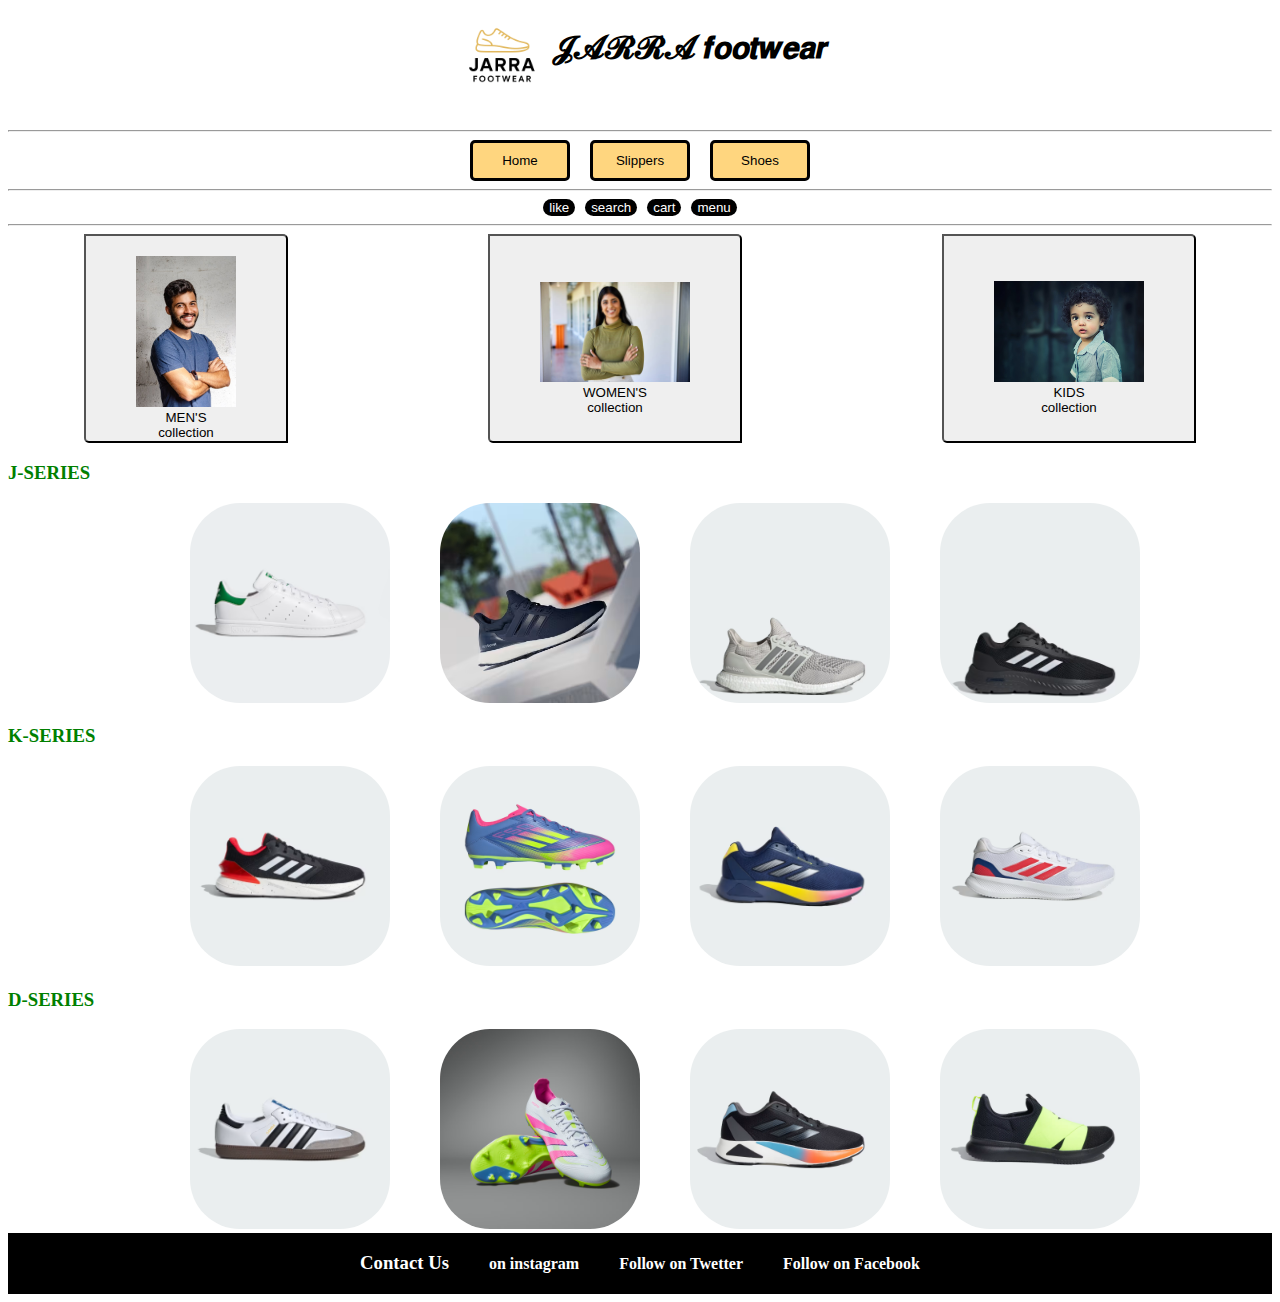
<file: index.html>
<!DOCTYPE html>
<html lang="en">
<head>
    <link rel="stylesheet" href="style.css">
    
    
</head>
<body>
    <div class="main1">
        <img src="images/llogo.png" width="100px" > 
        <h1 class="name">𝓙𝓐𝓡𝓡𝓐 𝙛𝙤𝙤𝙩𝙬𝙚𝙖𝙧</h1>
        <br>
        
    </div>
    <h5></h5>
    
    
    <hr>
    <header >
        <div class="headerbuttons">
        
            <button class="b1">Home</button>
            <button class="b1">Slippers</button>
            <button class="b1">Shoes</button>
        
        </div>
    <hr>
</header>

<div class="cl2">
    <button class="b2">like</button>
    <button class="b2">search</button>
    <button class="b2">cart</button>
    <button class="b2">menu</button>
</div>
<hr>
<div class="cl3">
    <button class="b3" >
        <img src="images/men.png" class="selectionimg"  style="width: 100px; height: auto;">
        <br><span class="text1">MEN'S<br>collection</span>
    </button>
    <button class="b3">
        <img src="images/women.png" class="selectionimg">
        <br>
        <span class="text">WOMEN'S<br>collection</span>
    </button>
    <button class="b3">
        <img src="images/child.png" class="selectionimg">
        <br>
        <span class="text">KIDS<br>collection</span>
    </button>
</div>
<h3 class="sectionname">j-series</h3>
<div class="shoesection1">

<br>
<a href="" class="jseries"><img src="images/shoe1.png" width="200px" class="j1"></a>
<a href="" class="jseries"><img src="images/shoe2.png" width="200px" class="j1"></a>
<a href="" class="jseries"><img src="images/shoe3.png" width="200px" class="j1"></a>
<a href="" class="jseries"><img src="images/shoe4.png" width="200px" class="j1"></a>


</div>
<h3 class="sectionname">k-series</h3>
<div class="shoesection1">

<br>
<a href="shoe.html" class="jseries"><img src="images/shoeee1.png" width="200px" class="j1"></a>
<a href="" class="jseries"><img src="images/shoeee2.png" width="200px" class="j1"></a>
<a href="" class="jseries"><img src="images/shoeee3.png" width="200px" class="j1"></a>
<a href="" class="jseries"><img src="images/shoeee4.png" width="200px" class="j1"></a>


</div>
<h3 class="sectionname">d-series</h3>
<div class="shoesection1">

<br>
<a href="" class="jseries"><img src="images/shoee1.png" width="200px" class="j1"></a>
<a href="" class="jseries"><img src="images/shoee2.png" width="200px" class="j1"></a>
<a href="" class="jseries"><img src="images/shoee3.png" width="200px" class="j1"></a>
<a href="" class="jseries"><img src="images/shoee4.png" width="200px" class="j1"></a>


</div>
<footer>
    <h3>Contact Us</h3>
    <br>
    <h4> on instagram</h4>
    <br>
    <h4>Follow on Twetter</h4>
    <br>
    <h4>Follow on Facebook</h4>
</footer>
    
</body>
</html>
</file>
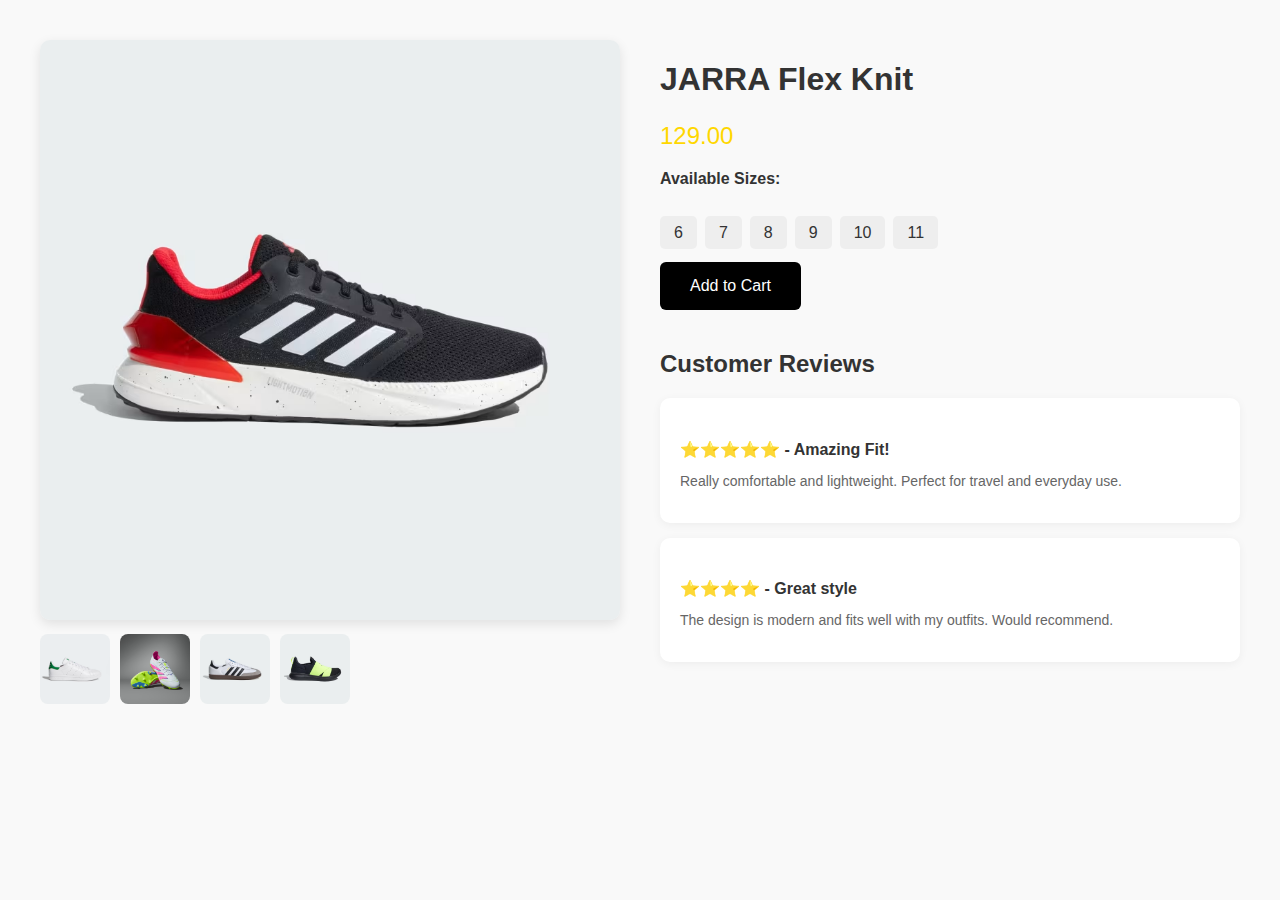
<file: shoe.html>
<!DOCTYPE html>
<html lang="en">
<head>
  <meta charset="UTF-8">
  <title>JARRA FOOTWEAR | Product Details</title>
  <meta name="viewport" content="width=device-width, initial-scale=1">
  <style>
    body {
      margin: 0;
      font-family: 'Segoe UI', sans-serif;
      background-color: #f9f9f9;
      color: #333;
    }

    .container {
      max-width: 1200px;
      margin: auto;
      padding: 40px 20px;
      display: flex;
      gap: 40px;
      flex-wrap: wrap;
    }

    .gallery {
      flex: 1;
      min-width: 300px;
    }

    .main-image {
      width: 100%;
      border-radius: 10px;
      box-shadow: 0 4px 12px rgba(0,0,0,0.1);
    }

    .thumbnails {
      display: flex;
      gap: 10px;
      margin-top: 10px;
    }

    .thumbnails img {
      width: 70px;
      height: 70px;
      border-radius: 8px;
      cursor: pointer;
      object-fit: cover;
      transition: 0.3s;
    }

    .thumbnails img:hover {
      transform: scale(1.1);
    }

    .product-details {
      flex: 1;
      min-width: 300px;
    }

    .product-details h1 {
      margin-bottom: 10px;
      font-size: 32px;
    }

    .price {
      font-size: 24px;
      color: #FFD700;
      margin-bottom: 20px;
    }

    .sizes {
      margin: 20px 0;
    }

    .sizes span {
      background: #eee;
      padding: 8px 14px;
      margin-right: 8px;
      border-radius: 5px;
      cursor: pointer;
      transition: background 0.3s;
    }

    .sizes span:hover {
      background: #FFD700;
      color: black;
    }

    .add-cart-btn {
      background: black;
      color: white;
      padding: 15px 30px;
      border: none;
      border-radius: 6px;
      cursor: pointer;
      font-size: 16px;
      transition: background 0.3s;
    }

    .add-cart-btn:hover {
      background: #FFD700;
      color: black;
    }

    .reviews {
      margin-top: 40px;
    }

    .review {
      background: #fff;
      padding: 20px;
      border-radius: 10px;
      box-shadow: 0 2px 10px rgba(0,0,0,0.05);
      margin-bottom: 15px;
    }

    .review h4 {
      margin-bottom: 5px;
    }

    .review p {
      font-size: 14px;
      color: #666;
    }

    @media (max-width: 768px) {
      .container {
        flex-direction: column;
      }
    }
  </style>
</head>
<body>

  <div class="container">
    <!-- Image Gallery -->
    <div class="gallery">
      <img src="images/shoeee1.png" alt="Main Shoe" class="main-image" id="mainImage">
      <div class="thumbnails">
        <img src="images/shoe1.png" onclick="changeImage(this.src)">
        <img src="images/shoee2.png" onclick="changeImage(this.src)">
        <img src="images/shoee1.png" onclick="changeImage(this.src)">
        <img src="images/shoee4.png" onclick="changeImage(this.src)">
      </div>
    </div>

    <!-- Product Details -->
    <div class="product-details">
      <h1>JARRA Flex Knit</h1>
      <p class="price">129.00</p>

      <div class="sizes">
        <strong>Available Sizes:</strong><br><br><br>
        <span>6</span><span>7</span><span>8</span><span>9</span><span>10</span><span>11</span>
      </div>

      <button class="add-cart-btn">Add to Cart</button>

      <div class="reviews">
        <h2>Customer Reviews</h2>
        <div class="review">
          <h4>⭐️⭐️⭐️⭐️⭐️ - Amazing Fit!</h4>
          <p>Really comfortable and lightweight. Perfect for travel and everyday use.</p>
        </div>
        <div class="review">
          <h4>⭐️⭐️⭐️⭐️ - Great style</h4>
          <p>The design is modern and fits well with my outfits. Would recommend.</p>
        </div>
      </div>
    </div>
  </div>

  <script>
    function changeImage(src) {
      document.getElementById('mainImage').src = src;
    }
  </script>

</body>
</html>
</file>
<file: style.css>
.main1{
            display:flex;
            flex-wrap: wrap;
            justify-content: center;

        }
        .name{
            
            text-align: center;

               }
        .headerbuttons{
            display: flex;
            flex-wrap: wrap;
            justify-content: center;
            gap: 20px;
        }
       
        .b1{
            border-radius: 5px;
            border: solid black;
            background-color: rgb(255, 214, 127);
            padding: 10px;
            width: 100px;

        }

        .cl2{
            display: flex;
            flex-wrap: wrap;
            justify-content: center;
            gap:10px;

        }
        .b2{
            border-radius: 10px;
            color:#fff;
            background-color: black;
            border: none;
        }
        .b3{
           
         
            border-top-right-radius: 5px;
            border-bottom-left-radius: 5px;
            padding-top: 20px;
            padding-left: 50px;
            padding-right: 50px;
            padding-bottom: 20pxpx;
            gap: 100px;
          
           
        }
        .b3 .selectionimg{
            width: 150px;
            z-index:-1 ;
        }
        .b3  .text1{
            text-align: center;
        

        }
        .cl3{
            display: flex;
            flex-wrap:wrap;
            gap: 200px;
            justify-content: center;
        }
        .j1{
            border-radius: 50px;
            gap: 20px;
            transition: 0.3s;
        }
        .j1:hover{
            border-radius: 100px;
            filter:drop-shadow(0 0 20px blue)
          
           
        }
        .shoesection1{
            display: flex;
            flex-wrap: wrap-reverse;
         
            justify-content: center;
            gap:50px;
            transition: 0.3s;
        }
        .sectionname{
            text-align: left;
            text-transform:uppercase;
            
        }
        .sectionname{
            color: green;
        }
        footer{
            background-color: black;
            color: #fff;
            display: flex;
            justify-content: center;
            gap: 20px;
        }
        .insta{
            width: 50px;
            border-radius: 10px;
        }
</file>
